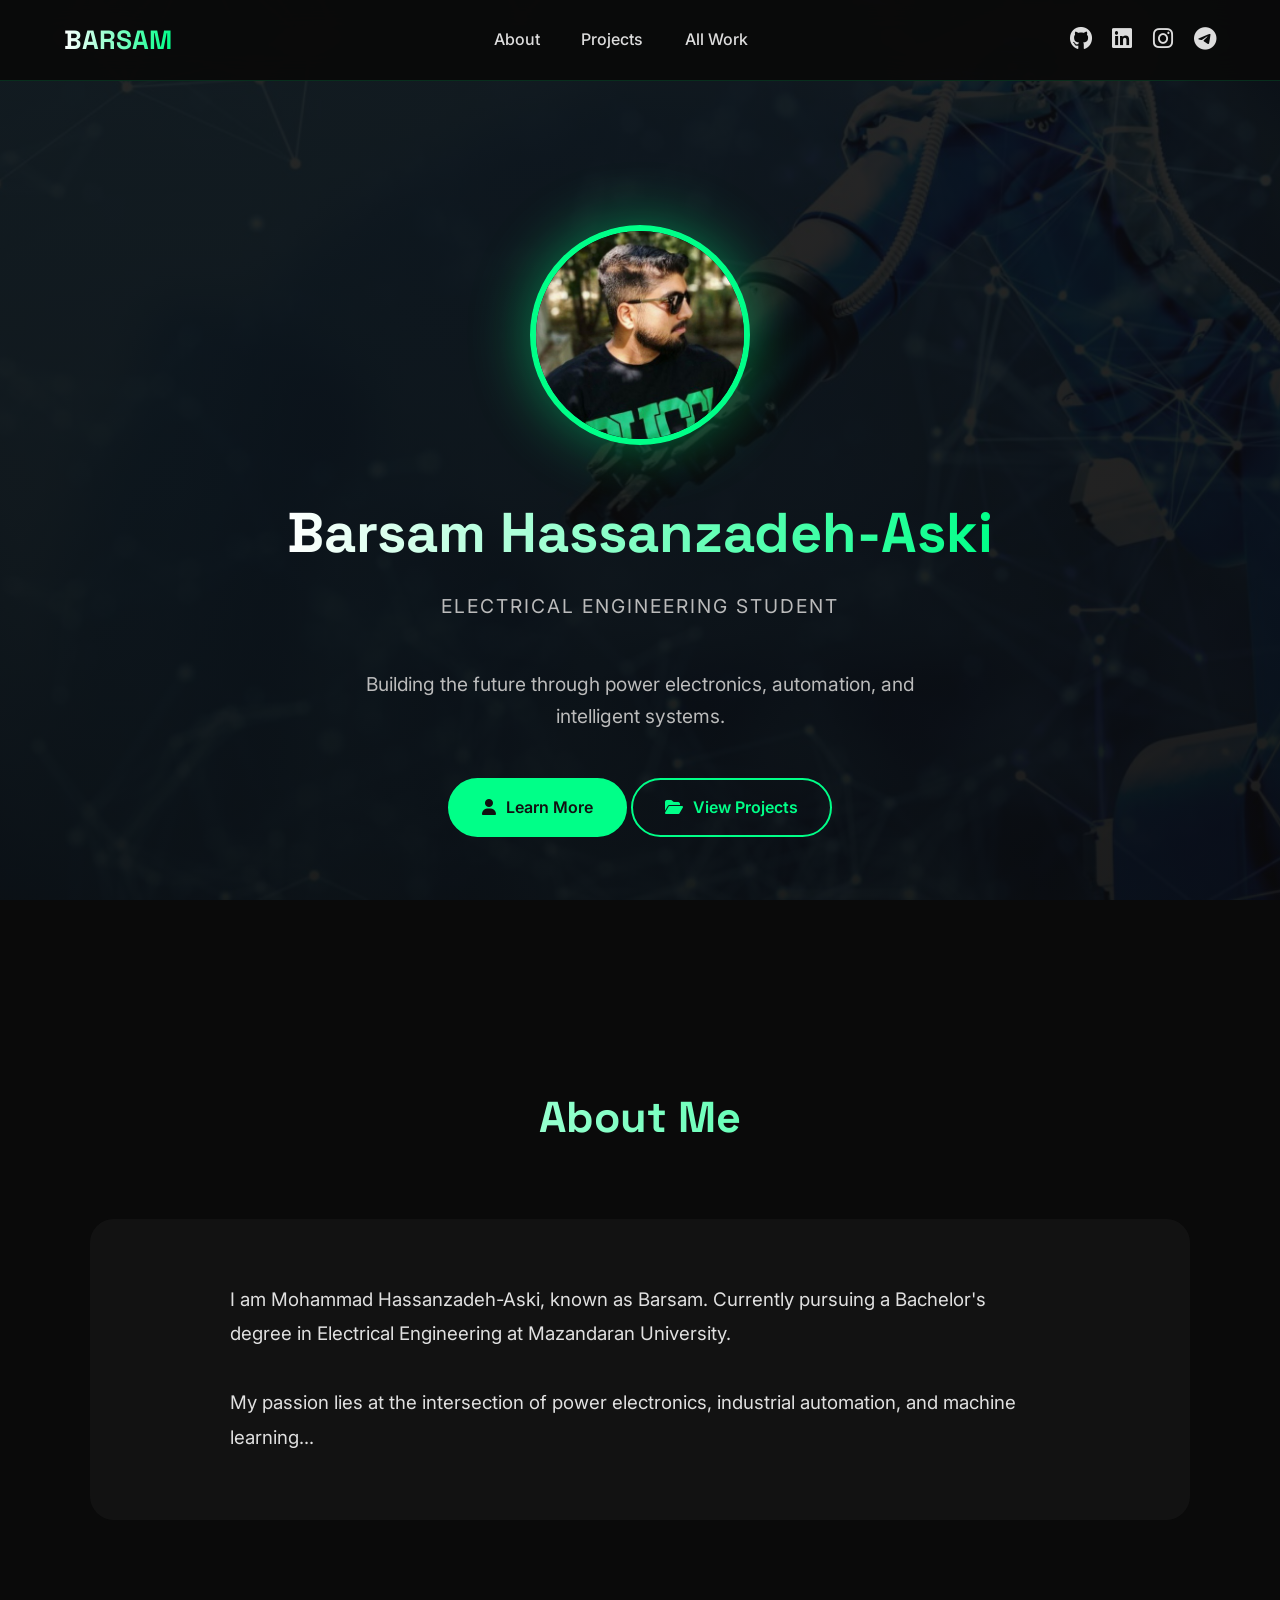
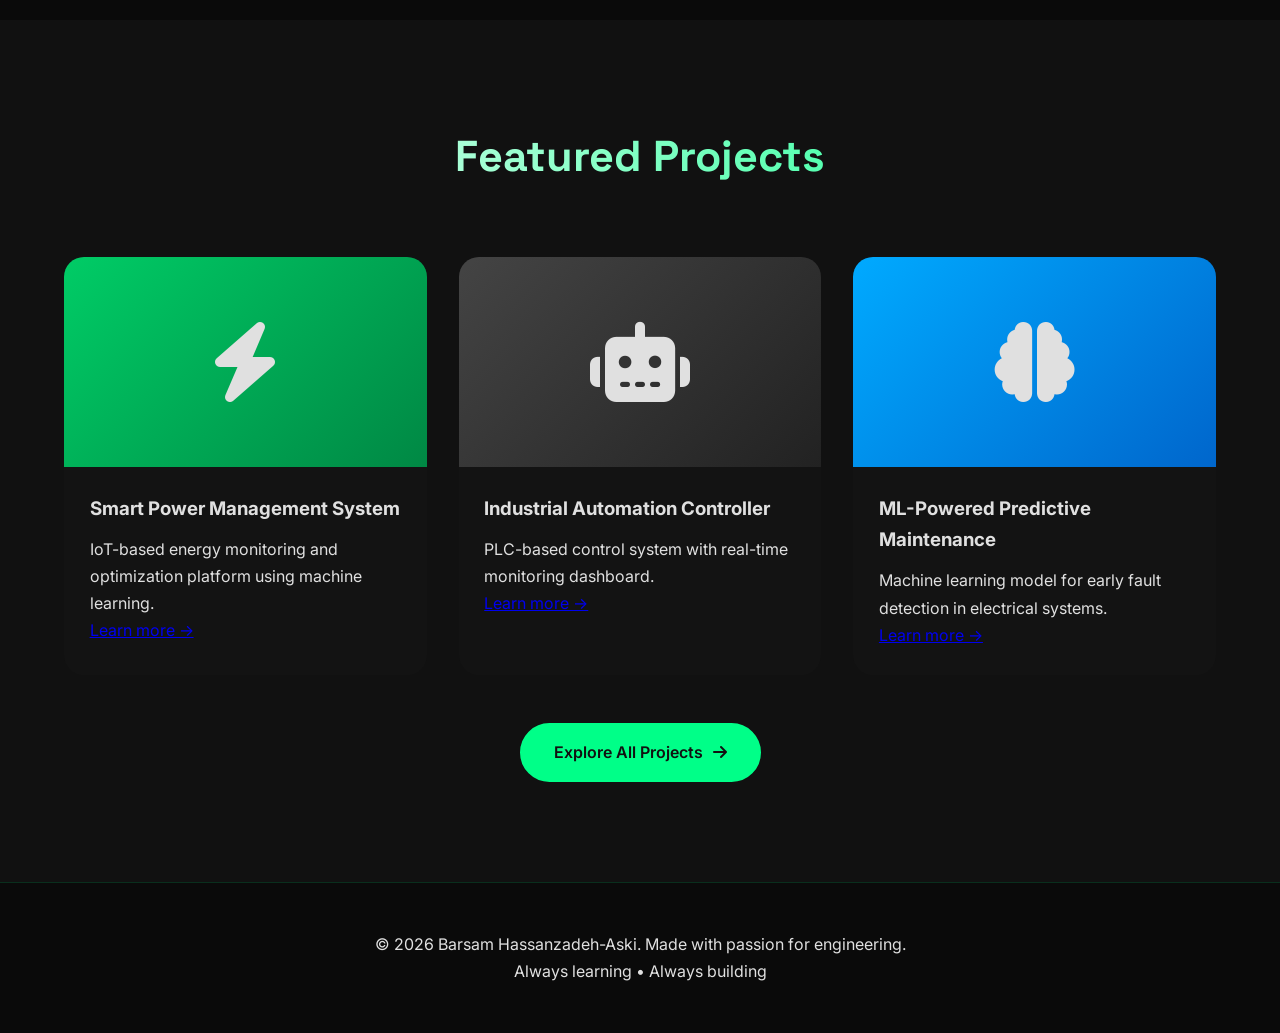
<file: index.html>
<!DOCTYPE html>
<html lang="en">
<head>
    <meta charset="UTF-8">
    <meta name="viewport" content="width=device-width, initial-scale=1.0">
    <title>Barsam Hassanzadeh-Aski | Electrical Engineer</title>
    <meta name="description" content="Electrical Engineering Student passionate about power electronics, industrial automation, and AI-powered systems.">
    
    <link rel="stylesheet" href="https://cdnjs.cloudflare.com/ajax/libs/font-awesome/6.5.1/css/all.min.css">
    <link href="https://fonts.googleapis.com/css2?family=Inter:wght@300;400;500;600;700&family=Space+Grotesk:wght@500;600;700&display=swap" rel="stylesheet">
    
    <link rel="stylesheet" href="style.css">
</head>
<body>
    <!-- Background -->
    <div class="background"></div>

    <!-- Navbar -->
    <nav class="navbar">
        <div class="nav-logo">BARSAM</div>
        
        <ul class="nav-links">
            <li><a href="#about">About</a></li>
            <li><a href="#projects">Projects</a></li>
            <li><a href="projects.html">All Work</a></li>
        </ul>

        <div class="nav-social desktop-social">
            <a href="https://github.com/Bwar3am" target="_blank"><i class="fab fa-github"></i></a>
            <a href="https://www.linkedin.com/in/barsam-hassanzadeh-askii" target="_blank"><i class="fab fa-linkedin"></i></a>
            <a href="https://www.instagram.com/barsam.h.aski" target="_blank"><i class="fab fa-instagram"></i></a>
            <a href="https://t.me/Bwar3am" target="_blank"><i class="fab fa-telegram"></i></a>
        </div>

        <!-- Hamburger -->
        <div class="hamburger">
            <i class="fas fa-bars"></i>
        </div>
    </nav>

    <!-- Mobile Menu -->
    <div class="mobile-menu" id="mobileMenu">
        <a href="#about">About</a>
        <a href="#projects">Projects</a>
        <a href="projects.html">All Projects</a>
        
        <div class="mobile-social">
            <a href="https://github.com/Bwar3am" target="_blank"><i class="fab fa-github"></i></a>
            <a href="https://www.linkedin.com/in/barsam-hassanzadeh-askii" target="_blank"><i class="fab fa-linkedin"></i></a>
            <a href="https://www.instagram.com/barsam.h.aski" target="_blank"><i class="fab fa-instagram"></i></a>
            <a href="https://t.me/Bwar3am" target="_blank"><i class="fab fa-telegram"></i></a>
        </div>
    </div>

    <!-- Hero -->
    <section class="hero">
        <div class="hero-content">
            <img src="Bwar3am.jpg" alt="Barsam Hassanzadeh-Aski" class="profile-img">
            <h1>Barsam Hassanzadeh-Aski</h1>
            <p class="subtitle">Electrical Engineering Student</p>
            <p>Building the future through power electronics, automation, and intelligent systems.</p>
            
            <div class="cta-buttons">
                <a href="#about" class="btn btn-primary"><i class="fas fa-user"></i> Learn More</a>
                <a href="projects.html" class="btn btn-outline"><i class="fas fa-folder-open"></i> View Projects</a>
            </div>
        </div>
    </section>

    <!-- About -->
    <section id="about">
        <h2 class="section-title">About Me</h2>
        <div class="about-section">
            <p class="about-text">
                I am Mohammad Hassanzadeh-Aski, known as Barsam. Currently pursuing a Bachelor's degree in Electrical Engineering at Mazandaran University.
                <br><br>
                My passion lies at the intersection of power electronics, industrial automation, and machine learning...
            </p>
        </div>
    </section>

    <!-- Projects Teaser -->
    <section id="projects" class="projects-section">
        <h2 class="section-title">Featured Projects</h2>
        <div class="projects-grid">
            <div class="project-card">
                <div class="project-image" style="background: linear-gradient(135deg, #00cc66, #008844);">
                    <i class="fas fa-bolt"></i>
                </div>
                <div class="project-info">
                    <h3>Smart Power Management System</h3>
                    <p>IoT-based energy monitoring and optimization platform using machine learning.</p>
                    <a href="projects.html">Learn more →</a>
                </div>
            </div>
            
            <div class="project-card">
                <div class="project-image" style="background: linear-gradient(135deg, #444, #222);">
                    <i class="fas fa-robot"></i>
                </div>
                <div class="project-info">
                    <h3>Industrial Automation Controller</h3>
                    <p>PLC-based control system with real-time monitoring dashboard.</p>
                    <a href="projects.html">Learn more →</a>
                </div>
            </div>
            
            <div class="project-card">
                <div class="project-image" style="background: linear-gradient(135deg, #00aaff, #0066cc);">
                    <i class="fas fa-brain"></i>
                </div>
                <div class="project-info">
                    <h3>ML-Powered Predictive Maintenance</h3>
                    <p>Machine learning model for early fault detection in electrical systems.</p>
                    <a href="projects.html">Learn more →</a>
                </div>
            </div>
        </div>
        
        <div class="projects-btn-container">
            <a href="projects.html" class="btn btn-primary">Explore All Projects <i class="fas fa-arrow-right"></i></a>
        </div>
    </section>

    <!-- Footer -->
    <footer>
        <p>&copy; 2026 Barsam Hassanzadeh-Aski. Made with passion for engineering.</p>
        <p>Always learning • Always building</p>
    </footer>

    <script>
        // Mobile Menu Toggle
        const hamburger = document.querySelector('.hamburger');
        const mobileMenu = document.getElementById('mobileMenu');

        hamburger.addEventListener('click', () => {
            mobileMenu.classList.toggle('active');
            hamburger.classList.toggle('active');
        });

        // Close menu when clicking a link
        document.querySelectorAll('.mobile-menu a').forEach(link => {
            link.addEventListener('click', () => {
                mobileMenu.classList.remove('active');
                hamburger.classList.remove('active');
            });
        });

        // Scroll animation
        function handleScroll() {
            document.querySelectorAll('.fade-in').forEach(el => {
                if (el.getBoundingClientRect().top <= window.innerHeight * 0.85) {
                    el.classList.add('visible');
                }
            });
        }
        window.addEventListener('scroll', handleScroll);
        window.addEventListener('load', handleScroll);
    </script>
</body>
</html>
</file>
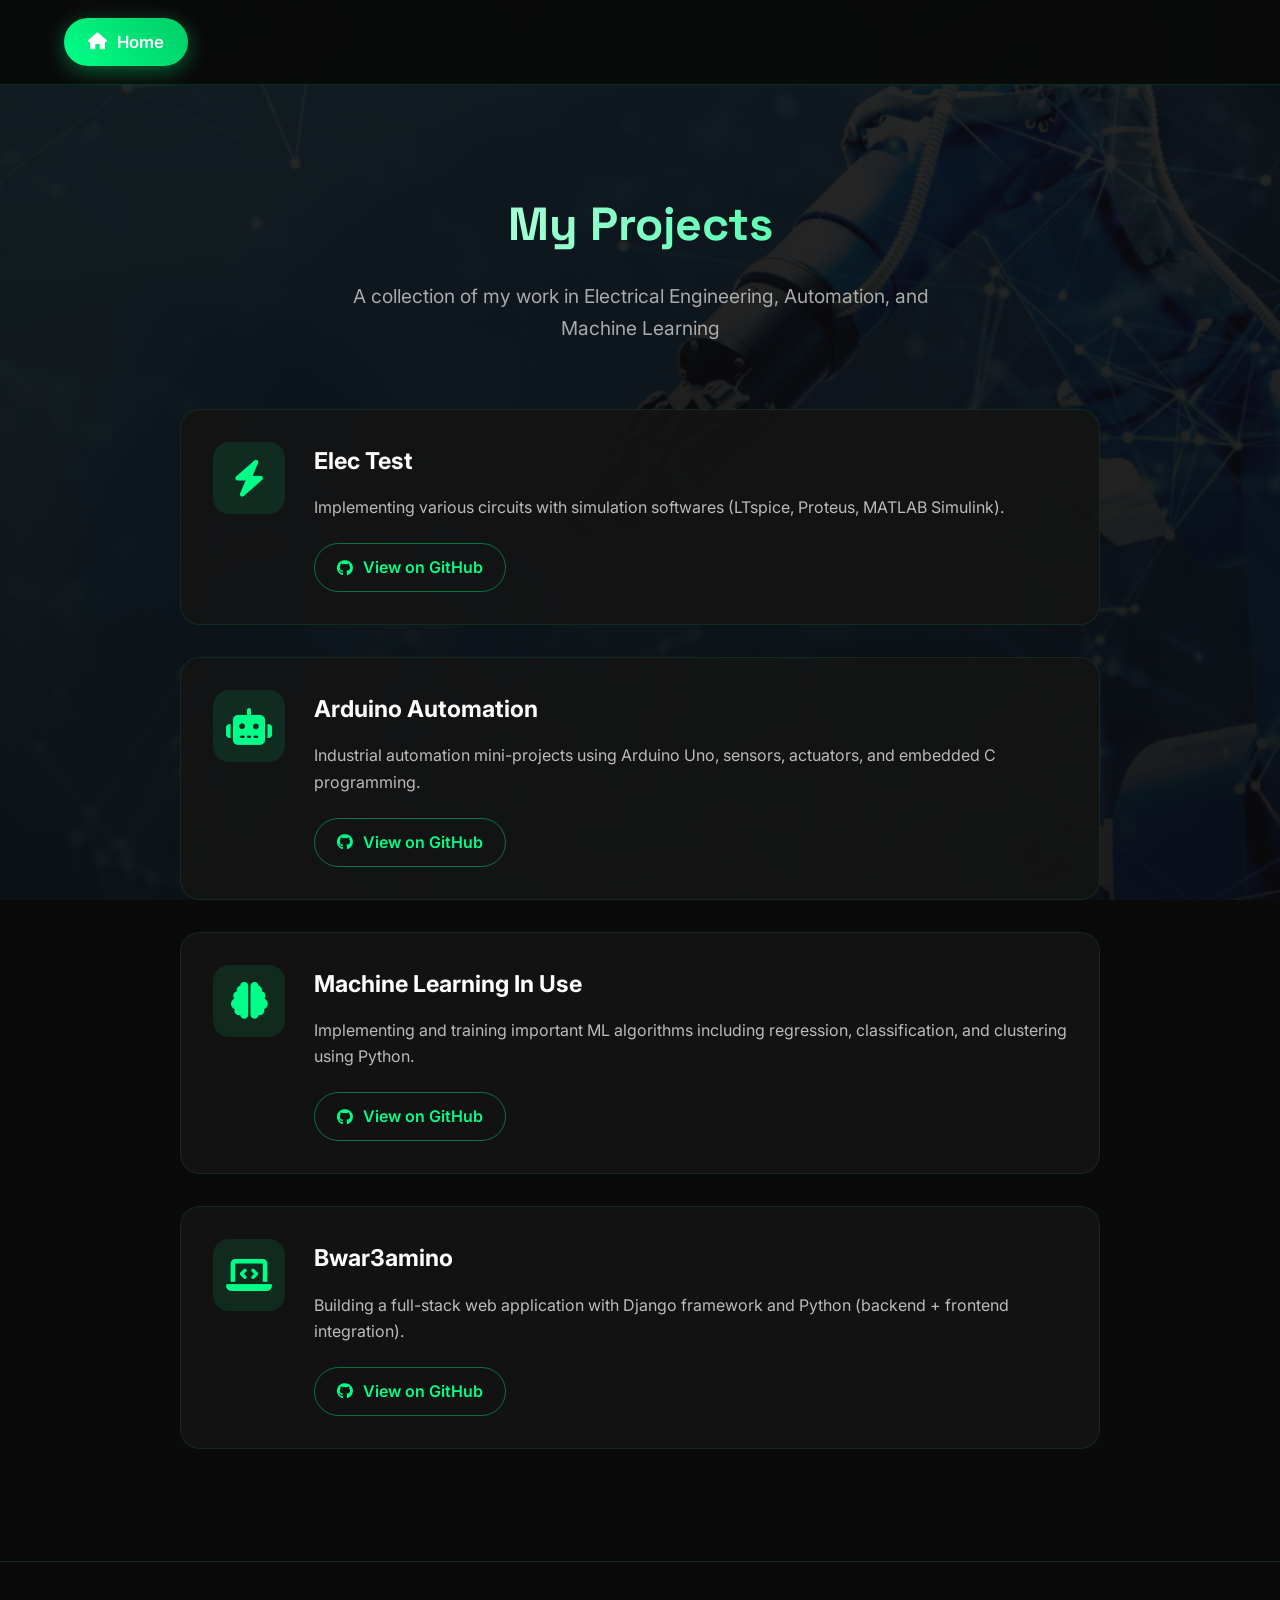
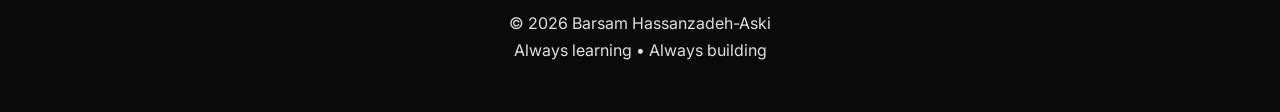
<file: projects.html>
<!DOCTYPE html>
<html lang="en">
<head>
    <meta charset="UTF-8">
    <meta name="viewport" content="width=device-width, initial-scale=1.0">
    <title>My Projects | Barsam Hassanzadeh-Aski</title>
    <meta name="description" content="Showcase of my projects in Electrical Engineering, Automation, and Machine Learning.">
    
    <!-- Font Awesome -->
    <link rel="stylesheet" href="https://cdnjs.cloudflare.com/ajax/libs/font-awesome/6.5.1/css/all.min.css">
    <!-- Google Fonts -->
    <link href="https://fonts.googleapis.com/css2?family=Inter:wght@300;400;500;600;700&family=Space+Grotesk:wght@500;600;700&display=swap" rel="stylesheet">
    
    <link rel="stylesheet" href="style1.css">
</head>
<body>
    <!-- Background -->
    <div class="background"></div>

    <!-- Navbar -->
    <nav class="navbar">
        <a href="index.html" class="home-button">
            <i class="fas fa-home"></i>
            <span>Home</span>
        </a>
    </nav>

    <!-- Projects Section -->
    <section class="projects-page">
        <div class="projects-container">
            <h1 class="section-title">My Projects</h1>
            <p class="projects-subtitle">A collection of my work in Electrical Engineering, Automation, and Machine Learning</p>
            
            <!-- Project Card 1 -->
            <div class="project-card">
                <div class="project-icon">
                    <i class="fas fa-bolt"></i>
                </div>
                <div class="project-content">
                    <h3>Elec Test</h3>
                    <p>Implementing various circuits with simulation softwares (LTspice, Proteus, MATLAB Simulink).</p>
                    <a href="https://github.com/Bwar3am/electest" target="_blank" rel="noopener noreferrer">
                        <i class="fab fa-github"></i> View on GitHub
                    </a>
                </div>
            </div>

            <!-- Project Card 2 -->
            <div class="project-card">
                <div class="project-icon">
                    <i class="fas fa-robot"></i>
                </div>
                <div class="project-content">
                    <h3>Arduino Automation</h3>
                    <p>Industrial automation mini-projects using Arduino Uno, sensors, actuators, and embedded C programming.</p>
                    <a href="https://github.com/Bwar3am/circuits-with-arduino" target="_blank" rel="noopener noreferrer">
                        <i class="fab fa-github"></i> View on GitHub
                    </a>
                </div>
            </div>

            <!-- Project Card 3 -->
            <div class="project-card">
                <div class="project-icon">
                    <i class="fas fa-brain"></i>
                </div>
                <div class="project-content">
                    <h3>Machine Learning In Use</h3>
                    <p>Implementing and training important ML algorithms including regression, classification, and clustering using Python.</p>
                    <a href="https://github.com/Bwar3am/machine-learning-in-use" target="_blank" rel="noopener noreferrer">
                        <i class="fab fa-github"></i> View on GitHub
                    </a>
                </div>
            </div>

            <!-- Project Card 4 -->
            <div class="project-card">
                <div class="project-icon">
                    <i class="fas fa-laptop-code"></i>
                </div>
                <div class="project-content">
                    <h3>Bwar3amino</h3>
                    <p>Building a full-stack web application with Django framework and Python (backend + frontend integration).</p>
                    <a href="https://github.com/Bwar3am/Bwar3amino" target="_blank" rel="noopener noreferrer">
                        <i class="fab fa-github"></i> View on GitHub
                    </a>
                </div>
            </div>
        </div>
    </section>

    <!-- Footer -->
    <footer>
        <p>&copy; 2026 Barsam Hassanzadeh-Aski</p>
        <p>Always learning • Always building</p>
    </footer>
</body>
</html>
</file>
<file: style.css>
/* ================== ROOT VARIABLES ================== */
:root {
    --primary: #00ff88;
    --primary-dark: #00cc66;
    --bg: #0a0a0a;
    --card: rgba(20, 20, 20, 0.92);
}

/* ================== GLOBAL RESET ================== */
* {
    margin: 0;
    padding: 0;
    box-sizing: border-box;
}

body {
    font-family: 'Inter', sans-serif;
    background-color: var(--bg);
    color: #e0e0e0;
    line-height: 1.7;
    overflow-x: hidden;
}

/* Background */
.background {
    position: fixed;
    inset: 0;
    background-image: linear-gradient(rgba(10, 10, 10, 0.88), rgba(10, 10, 10, 0.92)), url('modern.jpg');
    background-size: cover;
    background-position: center;
    background-attachment: fixed;
    z-index: -1;
}

/* ================== NAVBAR ================== */
.navbar {
    position: relative;
    padding: 1.1rem 5%;
    display: flex;
    align-items: center;
    justify-content: space-between;
    background: rgba(10, 10, 10, 0.95);
    backdrop-filter: blur(16px);
    border-bottom: 1px solid rgba(0, 255, 136, 0.15);
    z-index: 1000;
}

.nav-logo {
    font-family: 'Space Grotesk', sans-serif;
    font-size: 1.65rem;
    font-weight: 700;
    background: linear-gradient(90deg, #ffffff, var(--primary));
    -webkit-background-clip: text;
    -webkit-text-fill-color: transparent;
}

.nav-links {
    display: flex;
    gap: 2.6rem;
    list-style: none;
}

.nav-links a {
    color: #ddd;
    text-decoration: none;
    font-weight: 500;
    position: relative;
    transition: color 0.3s;
}

.nav-links a::after {
    content: '';
    position: absolute;
    width: 0;
    height: 2px;
    bottom: -5px;
    left: 0;
    background-color: var(--primary);
    transition: width 0.3s ease;
}

.nav-links a:hover::after { width: 100%; }
.nav-links a:hover { color: var(--primary); }

/* Social Icons */
.nav-social {
    display: flex;
    gap: 1.3rem;
}

.nav-social a {
    color: #ddd;
    font-size: 1.45rem;
    transition: all 0.3s ease;
}

.nav-social a:hover {
    color: var(--primary);
    transform: translateY(-3px);
}

/* Hamburger Menu */
.hamburger {
    display: none;
    font-size: 1.8rem;
    color: white;
    cursor: pointer;
    z-index: 1001;
}

/* Mobile Menu */
.mobile-menu {
    display: none;
    flex-direction: column;
    background: rgba(15, 15, 15, 0.98);
    padding: 2rem 5%;
    gap: 1.8rem;
    font-size: 1.2rem;
    border-bottom: 1px solid rgba(0, 255, 136, 0.2);
}

.mobile-menu.active {
    display: flex;
}

.mobile-menu a {
    color: #ddd;
    text-decoration: none;
}

.mobile-social {
    display: flex;
    gap: 2rem;
    justify-content: center;
    margin-top: 1rem;
}

.mobile-social a {
    font-size: 1.7rem;
}

/* ================== HERO SECTION ================== */
.hero {
    min-height: 100vh;
    display: flex;
    align-items: center;
    justify-content: center;
    text-align: center;
    padding: 0 5%;
}

.hero-content {
    max-width: 820px;
}

.profile-img {
    width: 220px;
    height: 220px;
    border-radius: 50%;
    border: 6px solid var(--primary);
    box-shadow: 0 0 60px rgba(0, 255, 136, 0.45);
    margin-bottom: 2rem;
    object-fit: cover;
    transition: transform 0.4s ease;
}

.profile-img:hover {
    transform: scale(1.05);
}

.hero h1 {
    font-family: 'Space Grotesk', sans-serif;
    font-size: 3.5rem;
    margin-bottom: 0.6rem;
    background: linear-gradient(90deg, #fff, var(--primary));
    -webkit-background-clip: text;
    -webkit-text-fill-color: transparent;
}

.subtitle {
    font-size: 1.35rem;
    color: var(--primary);
    margin-bottom: 1.5rem;
    letter-spacing: 2px;
    text-transform: uppercase;
}

.hero p {
    font-size: 1.2rem;
    max-width: 620px;
    margin: 0 auto 2.8rem;
    color: #bbb;
}

/* Buttons */
.btn {
    padding: 14px 32px;
    border-radius: 50px;
    font-weight: 600;
    text-decoration: none;
    display: inline-flex;
    align-items: center;
    gap: 10px;
    transition: all 0.4s ease;
}

.btn-primary {
    background: var(--primary);
    color: #111;
    border: 2px solid var(--primary);
}

.btn-primary:hover {
    background: transparent;
    color: var(--primary);
    transform: translateY(-4px);
}

.btn-outline {
    border: 2px solid var(--primary);
    color: var(--primary);
}

.btn-outline:hover {
    background: var(--primary);
    color: #111;
}

/* ================== SECTIONS ================== */
section {
    padding: 100px 5%;
}

.section-title {
    font-family: 'Space Grotesk', sans-serif;
    font-size: 2.7rem;
    text-align: center;
    margin-bottom: 4rem;
    background: linear-gradient(90deg, #fff, var(--primary));
    -webkit-background-clip: text;
    -webkit-text-fill-color: transparent;
}

.about-section {
    background: var(--card);
    border-radius: 24px;
    padding: 4rem 6%;
    max-width: 1100px;
    margin: 0 auto;
}

.about-text {
    font-size: 1.17rem;
    line-height: 1.85;
    max-width: 820px;
    margin: 0 auto;
}

/* Projects */
.projects-section {
    background: #111;
}

.projects-grid {
    display: grid;
    grid-template-columns: repeat(auto-fit, minmax(300px, 1fr));
    gap: 2rem;
    max-width: 1250px;
    margin: 0 auto;
}

.project-card {
    background: var(--card);
    border-radius: 20px;
    overflow: hidden;
    transition: all 0.4s ease;
}

.project-card:hover {
    transform: translateY(-12px);
}

.project-image {
    height: 210px;
    display: flex;
    align-items: center;
    justify-content: center;
    font-size: 5rem;
}

.project-info {
    padding: 1.6rem;
}

.project-info h3 {
    margin-bottom: 0.7rem;
}

.projects-btn-container {
    text-align: center;
    margin-top: 3rem;
}

/* Footer */
footer {
    background: #0a0a0a;
    padding: 3rem 5%;
    text-align: center;
    border-top: 1px solid rgba(0, 255, 136, 0.15);
}

/* ================== RESPONSIVE - MOBILE FIRST ================== */
@media (max-width: 992px) {
    .nav-links,
    .nav-social { display: none; }
    .hamburger { display: block; }
    
    .hero h1 { font-size: 2.8rem; }
    .profile-img { width: 190px; height: 190px; }
    .section-title { font-size: 2.4rem; }
}

@media (max-width: 768px) {
    .navbar { padding: 1rem 5%; }
    .hero { min-height: 88vh; }
    
    .about-section,
    .projects-section { padding: 3rem 5%; }
    
    .projects-grid { grid-template-columns: 1fr; }
    .project-image { height: 190px; }
}

@media (max-width: 480px) {
    .hero h1 { font-size: 2.3rem; }
    .subtitle { font-size: 1.15rem; }
    .profile-img { width: 155px; height: 155px; }
    
    .btn { padding: 12px 26px; font-size: 1rem; }
    
    section { padding: 80px 5%; }
    .about-text { font-size: 1.08rem; }
}
</file>
<file: style1.css>
/* ================== ROOT VARIABLES ================== */
:root {
    --primary: #00ff88;
    --primary-dark: #00cc66;
    --bg: #0a0a0a;
    --card: rgba(20, 20, 20, 0.92);
}

/* ================== GLOBAL RESET ================== */
* {
    margin: 0;
    padding: 0;
    box-sizing: border-box;
}

body {
    font-family: 'Inter', sans-serif;
    background-color: var(--bg);
    color: #e0e0e0;
    line-height: 1.7;
    overflow-x: hidden;
}

/* Background */
.background {
    position: fixed;
    inset: 0;
    background-image: linear-gradient(rgba(10, 10, 10, 0.88), rgba(10, 10, 10, 0.92)), url('modern.jpg');
    background-size: cover;
    background-position: center;
    background-attachment: fixed;
    z-index: -1;
}

/* ================== NAVBAR ================== */
.navbar {
    position: relative;
    padding: 1.1rem 5%;
    display: flex;
    align-items: center;
    background: rgba(10, 10, 10, 0.95);
    backdrop-filter: blur(16px);
    border-bottom: 1px solid rgba(0, 255, 136, 0.15);
    z-index: 1000;
}

.home-button {
    display: flex;
    align-items: center;
    gap: 10px;
    color: white;
    padding: 10px 24px;
    font-size: 1.05rem;
    text-decoration: none;
    background: linear-gradient(45deg, var(--primary), var(--primary-dark));
    border-radius: 50px;
    box-shadow: 0 5px 20px rgba(0, 255, 136, 0.35);
    transition: all 0.4s ease;
    font-weight: 600;
}

.home-button:hover {
    transform: translateY(-3px);
    box-shadow: 0 10px 30px rgba(0, 255, 136, 0.5);
    background: linear-gradient(45deg, var(--primary-dark), var(--primary));
}

/* ================== PROJECTS PAGE ================== */
.projects-page {
    padding: 100px 5% 80px;
}

.projects-container {
    max-width: 920px;
    margin: 0 auto;
    text-align: center;
}

.section-title {
    font-family: 'Space Grotesk', sans-serif;
    font-size: 2.9rem;
    margin-bottom: 1rem;
    background: linear-gradient(90deg, #fff, var(--primary));
    -webkit-background-clip: text;
    -webkit-text-fill-color: transparent;
}

.projects-subtitle {
    font-size: 1.2rem;
    color: #aaa;
    max-width: 620px;
    margin: 0 auto 4rem;
}

/* Project Cards */
.project-card {
    background: var(--card);
    border-radius: 20px;
    padding: 2rem;
    margin-bottom: 2rem;
    display: flex;
    align-items: flex-start;
    gap: 1.8rem;
    text-align: left;
    transition: all 0.4s ease;
    border: 1px solid rgba(0, 255, 136, 0.1);
}

.project-card:hover {
    transform: translateY(-10px);
    box-shadow: 0 25px 50px rgba(0, 255, 136, 0.25);
    border-color: var(--primary);
}

.project-icon {
    width: 72px;
    height: 72px;
    background: rgba(0, 255, 136, 0.1);
    border-radius: 16px;
    display: flex;
    align-items: center;
    justify-content: center;
    font-size: 2.3rem;
    color: var(--primary);
    flex-shrink: 0;
}

.project-content h3 {
    color: white;
    margin-bottom: 0.8rem;
    font-size: 1.45rem;
}

.project-content p {
    color: #bbb;
    margin-bottom: 1.4rem;
    line-height: 1.65;
}

.project-card a {
    color: var(--primary);
    text-decoration: none;
    font-weight: 600;
    display: inline-flex;
    align-items: center;
    gap: 10px;
    padding: 10px 22px;
    border: 1px solid rgba(0, 255, 136, 0.4);
    border-radius: 50px;
    transition: all 0.3s ease;
}

.project-card a:hover {
    background: var(--primary);
    color: #111;
    box-shadow: 0 0 20px rgba(0, 255, 136, 0.4);
}

/* Footer */
footer {
    background: #0a0a0a;
    padding: 3rem 5%;
    text-align: center;
    border-top: 1px solid rgba(0, 255, 136, 0.15);
}

/* ================== RESPONSIVE ================== */
@media (max-width: 992px) {
    .projects-page { padding: 80px 5% 60px; }
    .section-title { font-size: 2.5rem; }
}

@media (max-width: 768px) {
    .navbar { padding: 1rem 5%; }
    
    .project-card {
        flex-direction: column;
        text-align: center;
        padding: 1.8rem;
    }
    
    .project-icon {
        margin: 0 auto 1rem;
    }
}

@media (max-width: 480px) {
    .section-title { font-size: 2.2rem; }
    .project-card { padding: 1.5rem; margin-bottom: 1.5rem; }
    .project-icon { width: 60px; height: 60px; font-size: 1.8rem; }
}
</file>
